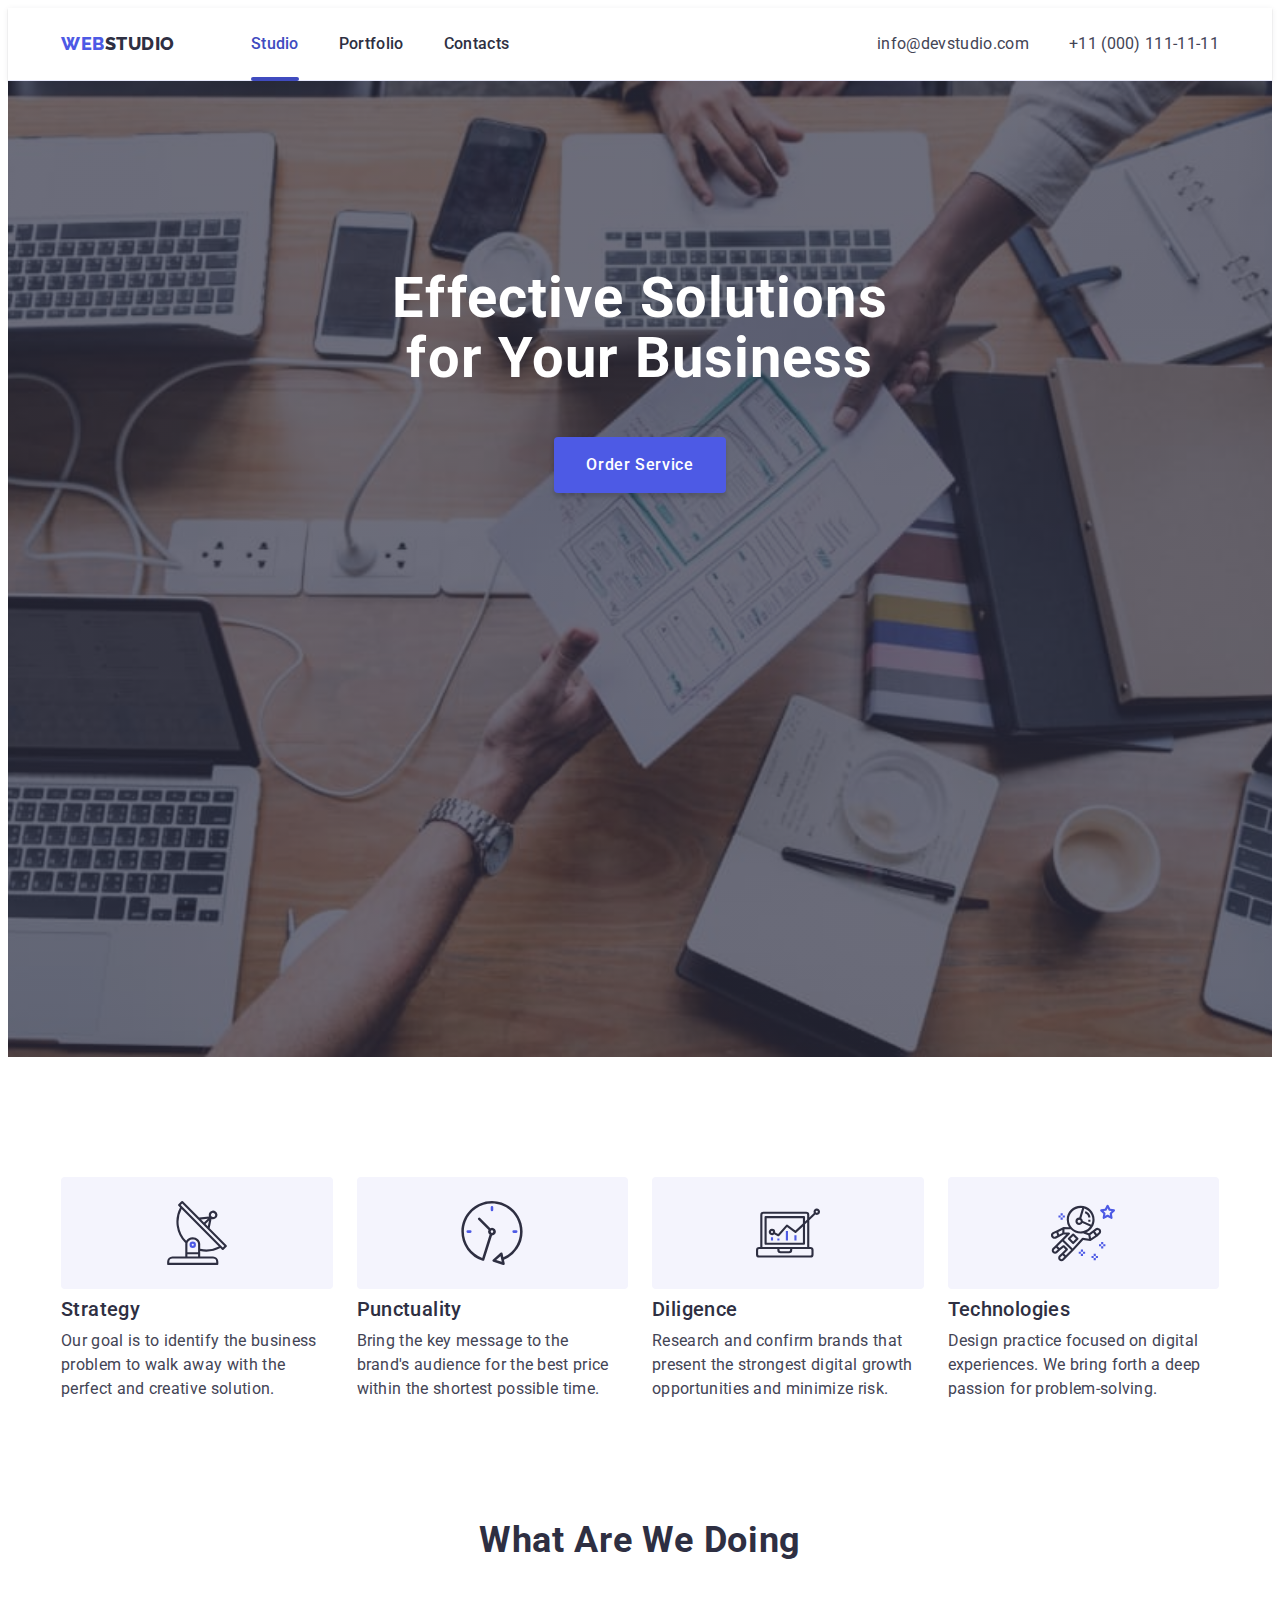
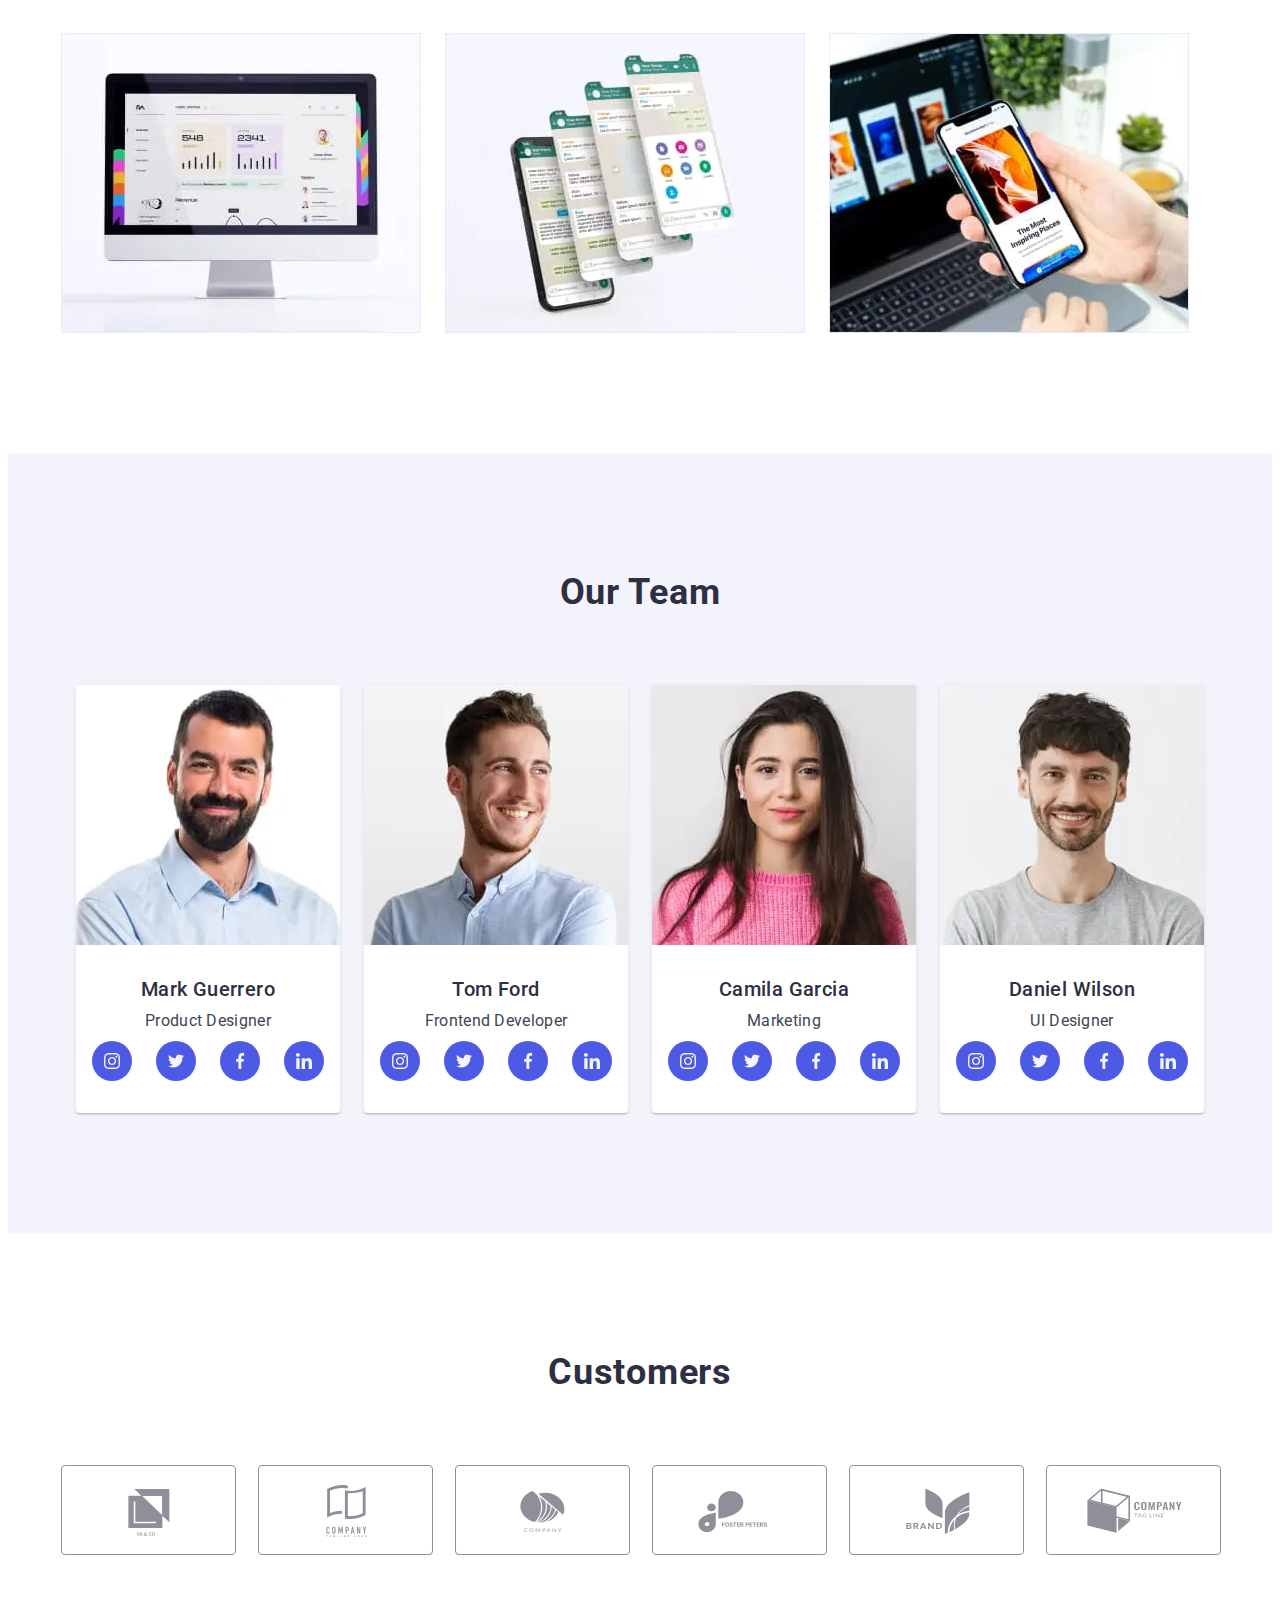
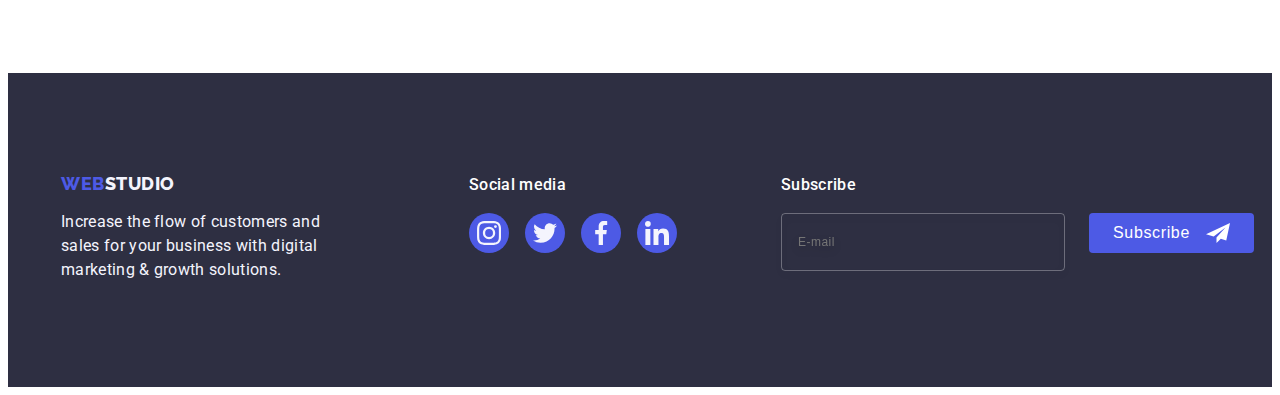
<file: index.html>
<!DOCTYPE html>
<html lang="en">
  <head>
    <meta charset="UTF-8" />
    <meta http-equiv="X-UA-Compatible" content="IE=edge" />
    <meta name="viewport" content="width=device-width, initial-scale=1.0" />
    <title>WebStudio</title>
    <link rel="preconnect" href="https://fonts.googleapis.com" />
    <link rel="preconnect" href="https://fonts.gstatic.com" crossorigin />
    <link
      href="https://fonts.googleapis.com/css2?family=Raleway:wght@800&family=Roboto:wght@400;500;700&display=swap"
      rel="stylesheet"
    />
    <link
      rel="stylesheet"
      href="https://cdnjs.cloudflare.com/ajax/libs/modern-normalize/2.0.0/modern-normalize.min.css"
      integrity="sha512-4xo8blKMVCiXpTaLzQSLSw3KFOVPWhm/TRtuPVc4WG6kUgjH6J03IBuG7JZPkcWMxJ5huwaBpOpnwYElP/m6wg=="
      crossorigin="anonymous"
      referrerpolicy="no-referrer"
    />
    <link rel="stylesheet" href="./css/styles.css" />
  </head>
  <body>
    <!-- Header -->

    <header class="header">
      <div class="container">
        <nav class="navigation">
          <a href="./index.html" class="link logo"
            >Web<span class="logo-part">Studio</span></a
          >
          <ul class="list nav">
            <li class="list-item">
              <a class="link nav-item current" href="./index.html">Studio</a>
            </li>
            <li class="list-item">
              <a class="link nav-item" href="./portfolio.html">Portfolio</a>
            </li>
            <li class="list-item">
              <a class="link nav-item" href="">Contacts</a>
            </li>
          </ul>
        </nav>
        <button type="button" class="burger-button js-open-menu">
          <svg width="32" height="22" class="burger-icon">
            <use href="./images/icons.svg#menu-burger"></use>
          </svg>
        </button>
        <address class="address">
          <ul class="list address">
            <li class="address-item">
              <a href="mailto:info@devstudio.com" class="link address"
                >info@devstudio.com</a
              >
            </li>
            <li class="address-item">
              <a href="tel:+110001111111" class="link address"
                >+11 (000) 111-11-11</a
              >
            </li>
          </ul>
        </address>
      </div>

      <!-- Mobile menu -->

      <div class="mob-menu js-menu-container">
        <div class="mob-menu-container">
          <button type="button" class="close-mob-menu-button js-close-menu">
            <svg class="close-mob-menu-icon" width="8" height="8">
              <use href="./images/icons.svg#close-modal"></use>
            </svg>
          </button>
          <ul class="list mob-list">
            <li class="mob-list-item">
              <a class="link mob-menu-item current" href="">Studio</a>
            </li>
            <li class="mob-list-item">
              <a class="link mob-menu-item" href="./portfolio.html"
                >Portfolio</a
              >
            </li>
            <li class="mob-list-item">
              <a class="link mob-menu-item" href="">Contacts</a>
            </li>
          </ul>
          <div class="mob-menu-wrapper">
            <address class="mob-menu-address">
              <ul class="list">
                <li>
                  <a
                    class="link mob-menu-address-item phone"
                    href="tel:+110001111111"
                    >+11 (000) 111-11-11</a
                  >
                </li>
                <li>
                  <a
                    class="link mob-menu-address-item email"
                    href="mailto:info@devstudio.com"
                    >info@devstudio.com</a
                  >
                </li>
              </ul>
            </address>
            <ul class="list list-social-links-mob">
              <li class="social-links-item">
                <a
                  class="link social-link"
                  href=""
                  target="_blank"
                  rel="noopener no-referrer"
                >
                  <svg class="mob-social-link-icon" width="24" height="24">
                    <use href="./images/icons.svg#instagram"></use>
                  </svg>
                </a>
              </li>
              <li class="social-links-item">
                <a
                  class="link mob-social-link"
                  href=""
                  target="_blank"
                  rel="noopener no-referrer"
                >
                  <svg class="mob-social-link-icon" width="24" height="24">
                    <use href="./images/icons.svg#twitter"></use>
                  </svg>
                </a>
              </li>
              <li class="social-links-item">
                <a
                  class="link social-link"
                  href=""
                  target="_blank"
                  rel="noopener no-referrer"
                >
                  <svg class="mob-social-link-icon" width="24" height="24">
                    <use href="./images/icons.svg#facebook"></use>
                  </svg>
                </a>
              </li>
              <li class="social-links-item">
                <a
                  class="link social-link"
                  href=""
                  target="_blank"
                  rel="noopener no-referrer"
                >
                  <svg class="mob-social-link-icon" width="24" height="24">
                    <use href="./images/icons.svg#linkedin"></use>
                  </svg>
                </a>
              </li>
            </ul>
          </div>
        </div>
      </div>
    </header>
    <main>
      <!-- Hero -->

      <section class="hero">
        <div class="container">
          <h1 class="hero-title">Effective Solutions for Your Business</h1>
          <button type="button" class="main-button" data-modal-open>
            Order Service
          </button>
        </div>
      </section>

      <!-- Advantages -->

      <section class="characteristics">
        <div class="container">
          <h2 class="visually-hidden">Advantages</h2>
          <ul class="list list-characteristics">
            <li class="characteristics-item">
              <div class="characteristics-icon">
                <svg width="64" height="64">
                  <use href="./images/icons.svg#antenna"></use>
                </svg>
              </div>
              <h3 class="advantages-title">Strategy</h3>
              <p class="advantages-description">
                Our goal is to identify the business problem to walk away with
                the perfect and creative solution.
              </p>
            </li>
            <li class="characteristics-item">
              <div class="characteristics-icon">
                <svg width="64" height="64">
                  <use href="./images/icons.svg#clock"></use>
                </svg>
              </div>
              <h3 class="advantages-title">Punctuality</h3>
              <p class="advantages-description">
                Bring the key message to the brand's audience for the best price
                within the shortest possible time.
              </p>
            </li>
            <li class="characteristics-item">
              <div class="characteristics-icon">
                <svg width="64" height="64">
                  <use href="./images/icons.svg#diagram"></use>
                </svg>
              </div>
              <h3 class="advantages-title">Diligence</h3>
              <p class="advantages-description">
                Research and confirm brands that present the strongest digital
                growth opportunities and minimize risk.
              </p>
            </li>
            <li class="characteristics-item">
              <div class="characteristics-icon">
                <svg width="64" height="64">
                  <use href="./images/icons.svg#astronaut"></use>
                </svg>
              </div>
              <h3 class="advantages-title">Technologies</h3>
              <p class="advantages-description">
                Design practice focused on digital experiences. We bring forth a
                deep passion for problem-solving.
              </p>
            </li>
          </ul>
        </div>
      </section>

      <!-- What are we doing -->

      <section class="activities">
        <div class="container">
          <h2 class="section-header">What are we doing</h2>
          <ul class="list list-activities">
            <li class="activities-item">
              <picture
                ><source
                  srcset="
                    ./images/main/wwad1@2x.webp 2x,
                    ./images/main/wwad1@1x.webp 1x
                  " />
                <source
                  srcset="
                    ./images/main/wwad1@2x.jpeg 2x,
                    ./images/main/wwad1@1x.jpg  1x
                  " />
                <img
                  src="./images/main/wwad1@1x.jpg"
                  alt="desktop site"
                  width="360"
                  height="300"
                  class="activities-pic"
              /></picture>
            </li>
            <li class="activities-item">
              <picture
                ><source
                  srcset="
                    ./images/main/wwad2@2x.webp 2x,
                    ./images/main/wwad2@1x.webp 1x
                  " />
                <source
                  srcset="
                    ./images/main/wwad2@2x.jpeg 2x,
                    ./images/main/wwad2@1x.jpg  1x
                  " />
                <img
                  src="./images/main/wwad2@1x.jpg"
                  alt="mobile app"
                  width="360"
                  height="300"
                  class="activities-pic"
              /></picture>
            </li>
            <li class="activities-item">
              <picture
                ><source
                  srcset="
                    ./images/main/wwad3@2x.webp 2x,
                    ./images/main/wwad3@1x.webp 1x
                  " />
                <source
                  srcset="
                    ./images/main/wwad3@2x.jpeg 2x,
                    ./images/main/wwad3@1x.jpg  1x
                  " />
                <img
                  src="./images/main/wwad3@1x.jpg"
                  alt="mobile site"
                  width="360"
                  height="300"
                  class="activities-pic"
              /></picture>
            </li>
          </ul>
        </div>
      </section>

      <!-- Our team -->

      <section class="team">
        <div class="container">
          <h2 class="section-header">Our Team</h2>
          <ul class="list list-team">
            <li class="employee-card">
              <picture>
                <source
                  srcset="
                    ./images/main/employee-mark@2x.webp 2x,
                    ./images/main/employee-mark@1x.webp 1x
                  "
                />
                <source
                  srcset="
                    ./images/main/employee-mark@2x.jpeg 2x,
                    ./images/main/employee-mark@1x.jpg  1x
                  "
                />
                <img
                  src="./images/main/employee-mark@1x.jpg"
                  alt="emloyee mark guerrero"
                  width="264"
                  height="260"
                  class="employee-photo"
                />
              </picture>
              <div class="employee-description">
                <h3 class="employee">Mark Guerrero</h3>
                <p class="possition">Product Designer</p>
                <ul class="list list-social-links">
                  <li class="social-links-item">
                    <a
                      class="link social-link"
                      href=""
                      target="_blank"
                      rel="noopener no-referrer"
                    >
                      <svg class="social-link-icon" width="16" height="16">
                        <use href="./images/icons.svg#instagram"></use>
                      </svg>
                    </a>
                  </li>
                  <li class="social-links-item">
                    <a
                      class="link social-link"
                      href=""
                      target="_blank"
                      rel="noopener no-referrer"
                    >
                      <svg class="social-link-icon" width="16" height="16">
                        <use href="./images/icons.svg#twitter"></use>
                      </svg>
                    </a>
                  </li>
                  <li class="social-links-item">
                    <a
                      class="link social-link"
                      href=""
                      target="_blank"
                      rel="noopener no-referrer"
                    >
                      <svg class="social-link-icon" width="16" height="16">
                        <use href="./images/icons.svg#facebook"></use>
                      </svg>
                    </a>
                  </li>
                  <li class="social-links-item">
                    <a
                      class="link social-link"
                      href=""
                      target="_blank"
                      rel="noopener no-referrer"
                    >
                      <svg class="social-link-icon" width="16" height="16">
                        <use href="./images/icons.svg#linkedin"></use>
                      </svg>
                    </a>
                  </li>
                </ul>
              </div>
            </li>
            <li class="employee-card">
              <picture>
                <source
                  srcset="
                    ./images/main/employee-tom@2x.webp 2x,
                    ./images/main/employee-tom@1x.webp 1x
                  "
                />
                <source
                  srcset="
                    ./images/main/employee-tom@2x.jpeg 2x,
                    ./images/main/employee-tom@1x.jpg  1x
                  "
                />
                <img
                  src="./images/main/employee-tom@1x.jpg"
                  alt="emloyee tom ford"
                  width="264"
                  height="260"
                  class="employee-photo"
                />
              </picture>
              <div class="employee-description">
                <h3 class="employee">Tom Ford</h3>
                <p class="possition">Frontend Developer</p>
                <ul class="list list-social-links">
                  <li class="social-links-item">
                    <a
                      class="link social-link"
                      href=""
                      target="_blank"
                      rel="noopener no-referrer"
                    >
                      <svg class="social-link-icon" width="16" height="16">
                        <use href="./images/icons.svg#instagram"></use>
                      </svg>
                    </a>
                  </li>
                  <li class="social-links-item">
                    <a
                      class="link social-link"
                      href=""
                      target="_blank"
                      rel="noopener no-referrer"
                    >
                      <svg class="social-link-icon" width="16" height="16">
                        <use href="./images/icons.svg#twitter"></use>
                      </svg>
                    </a>
                  </li>
                  <li class="social-links-item">
                    <a
                      class="link social-link"
                      href=""
                      target="_blank"
                      rel="noopener no-referrer"
                    >
                      <svg class="social-link-icon" width="16" height="16">
                        <use href="./images/icons.svg#facebook"></use>
                      </svg>
                    </a>
                  </li>
                  <li class="social-links-item">
                    <a
                      class="link social-link"
                      href=""
                      target="_blank"
                      rel="noopener no-referrer"
                    >
                      <svg class="social-link-icon" width="16" height="16">
                        <use href="./images/icons.svg#linkedin"></use>
                      </svg>
                    </a>
                  </li>
                </ul>
              </div>
            </li>
            <li class="employee-card">
              <picture>
                <source
                  srcset="
                    ./images/main/employee-camila@2x.webp 2x,
                    ./images/main/employee-camila@1x.webp 1x
                  "
                />
                <source
                  srcset="
                    ./images/main/employee-camila@2x.jpeg 2x,
                    ./images/main/employee-camila@1x.jpg  1x
                  "
                />
                <img
                  src="./images/main/employee-camila@1x.jpg"
                  alt="emloyee camila garcia"
                  width="264"
                  height="260"
                  class="employee-photo"
                />
              </picture>
              <div class="employee-description">
                <h3 class="employee">Camila Garcia</h3>
                <p class="possition">Marketing</p>
                <ul class="list list-social-links">
                  <li class="social-links-item">
                    <a
                      class="link social-link"
                      href=""
                      target="_blank"
                      rel="noopener no-referrer"
                    >
                      <svg class="social-link-icon" width="16" height="16">
                        <use href="./images/icons.svg#instagram"></use>
                      </svg>
                    </a>
                  </li>
                  <li class="social-links-item">
                    <a
                      class="link social-link"
                      href=""
                      target="_blank"
                      rel="noopener no-referrer"
                    >
                      <svg class="social-link-icon" width="16" height="16">
                        <use href="./images/icons.svg#twitter"></use>
                      </svg>
                    </a>
                  </li>
                  <li class="social-links-item">
                    <a
                      class="link social-link"
                      href=""
                      target="_blank"
                      rel="noopener no-referrer"
                    >
                      <svg class="social-link-icon" width="16" height="16">
                        <use href="./images/icons.svg#facebook"></use>
                      </svg>
                    </a>
                  </li>
                  <li class="social-links-item">
                    <a
                      class="link social-link"
                      href=""
                      target="_blank"
                      rel="noopener no-referrer"
                    >
                      <svg class="social-link-icon" width="16" height="16">
                        <use href="./images/icons.svg#linkedin"></use>
                      </svg>
                    </a>
                  </li>
                </ul>
              </div>
            </li>
            <li class="employee-card">
              <picture>
                <source
                  srcset="
                    ./images/main/employee-daniel@2x.webp 2x,
                    ./images/main/employee-daniel@1x.webp 1x
                  "
                />
                <source
                  srcset="
                    ./images/main/employee-daniel@2x.jpeg 2x,
                    ./images/main/employee-daniel@1x.jpg  1x
                  "
                />
                <img
                  src="./images/main/employee-daniel@1x.jpg"
                  alt="employee daniel wilson"
                  width="264"
                  height="260"
                  class="employee-photo"
                />
              </picture>
              <div class="employee-description">
                <h3 class="employee">Daniel Wilson</h3>
                <p class="possition">UI Designer</p>
                <ul class="list list-social-links">
                  <li class="social-links-item">
                    <a
                      class="link social-link"
                      href=""
                      target="_blank"
                      rel="noopener no-referrer"
                    >
                      <svg class="social-link-icon" width="16" height="16">
                        <use href="./images/icons.svg#instagram"></use>
                      </svg>
                    </a>
                  </li>
                  <li class="social-links-item">
                    <a
                      class="link social-link"
                      href=""
                      target="_blank"
                      rel="noopener no-referrer"
                    >
                      <svg class="social-link-icon" width="16" height="16">
                        <use href="./images/icons.svg#twitter"></use>
                      </svg>
                    </a>
                  </li>
                  <li class="social-links-item">
                    <a
                      class="link social-link"
                      href=""
                      target="_blank"
                      rel="noopener no-referrer"
                    >
                      <svg class="social-link-icon" width="16" height="16">
                        <use href="./images/icons.svg#facebook"></use>
                      </svg>
                    </a>
                  </li>
                  <li class="social-links-item">
                    <a
                      class="link social-link"
                      href=""
                      target="_blank"
                      rel="noopener no-referrer"
                    >
                      <svg class="social-link-icon" width="16" height="16">
                        <use href="./images/icons.svg#linkedin"></use>
                      </svg>
                    </a>
                  </li>
                </ul>
              </div>
            </li>
          </ul>
        </div>
      </section>

      <!-- Customers -->

      <section class="clients">
        <div class="container">
          <h2 class="section-header">Customers</h2>
          <ul class="list list-customers">
            <li class="customer-card">
              <a
                href=""
                class="link customer-link"
                target="_blank"
                rel="noopener no-referrer"
              >
                <svg class="customer-icon" width="104" height="56">
                  <use href="./images/icons.svg#partner-1"></use>
                </svg>
              </a>
            </li>
            <li class="customer-card">
              <a
                href=""
                class="link customer-link"
                target="_blank"
                rel="noopener no-referrer"
              >
                <svg class="customer-icon" width="104" height="56">
                  <use href="./images/icons.svg#partner-2"></use>
                </svg>
              </a>
            </li>
            <li class="customer-card">
              <a
                href=""
                class="link customer-link"
                target="_blank"
                rel="noopener no-referrer"
              >
                <svg class="customer-icon" width="104" height="56">
                  <use href="./images/icons.svg#partner-3"></use>
                </svg>
              </a>
            </li>
            <li class="customer-card">
              <a
                href=""
                class="link customer-link"
                target="_blank"
                rel="noopener no-referrer"
              >
                <svg class="customer-icon" width="104" height="56">
                  <use href="./images/icons.svg#partner-4"></use>
                </svg>
              </a>
            </li>
            <li class="customer-card">
              <a
                href=""
                class="link customer-link"
                target="_blank"
                rel="noopener no-referrer"
              >
                <svg class="customer-icon" width="104" height="56">
                  <use href="./images/icons.svg#partner-5"></use>
                </svg>
              </a>
            </li>
            <li class="customer-card">
              <a
                href=""
                class="link customer-link"
                target="_blank"
                rel="noopener no-referrer"
              >
                <svg class="customer-icon" width="104" height="56">
                  <use href="./images/icons.svg#partner-6"></use>
                </svg>
              </a>
            </li>
          </ul>
        </div>
      </section>
    </main>

    <!-- Footer -->

    <footer class="footer">
      <div class="container footer-container">
        <div class="footer-section-1">
          <a href="./index.html" class="link logo"
            >Web<span class="logo-part-bottom">Studio</span></a
          >
          <p class="footer-text">
            Increase the flow of customers and sales for your business with
            digital marketing & growth solutions.
          </p>
        </div>
        <div class="footer-section-2">
          <p class="footer-section-title">Social media</p>
          <ul class="list list-social-links">
            <li class="social-links-item">
              <a
                class="link social-link"
                href=""
                target="_blank"
                rel="noopener no-referrer"
              >
                <svg class="social-link-icon" width="24" height="24">
                  <use href="./images/icons.svg#instagram"></use>
                </svg>
              </a>
            </li>
            <li class="social-links-item">
              <a
                class="link social-link"
                href=""
                target="_blank"
                rel="noopener no-referrer"
              >
                <svg class="social-link-icon" width="24" height="24">
                  <use href="./images/icons.svg#twitter"></use>
                </svg>
              </a>
            </li>
            <li class="social-links-item">
              <a
                class="link social-link"
                href=""
                target="_blank"
                rel="noopener no-referrer"
              >
                <svg class="social-link-icon" width="24" height="24">
                  <use href="./images/icons.svg#facebook"></use>
                </svg>
              </a>
            </li>
            <li class="social-links-item">
              <a
                class="link social-link"
                href=""
                target="_blank"
                rel="noopener no-referrer"
              >
                <svg class="social-link-icon" width="24" height="24">
                  <use href="./images/icons.svg#linkedin"></use>
                </svg>
              </a>
            </li>
          </ul>
        </div>
        <div class="form-section">
          <p class="footer-section-title">Subscribe</p>
          <form class="subscribe-field">
            <label class="subscribe-label">
              <input
                class="email-input"
                type="email"
                placeholder="E-mail"
                name="user-email"
              />
            </label>
            <button type="submit" class="subscribe-button">
              Subscribe
              <svg class="subscribe-icon" width="24" height="24">
                <use href="./images/icons.svg#subscribe"></use>
              </svg>
            </button>
          </form>
        </div>
      </div>
    </footer>

    <!-- Modal -->

    <div class="backdrop is-hidden" data-modal>
      <div class="modal">
        <button type="button" class="close-modal-button" data-modal-close>
          <svg class="close-modal-icon" width="8" height="8">
            <use href="./images/icons.svg#close-modal"></use>
          </svg>
        </button>
        <p class="modal-title">Leave your contacts and we will call you back</p>

        <form>
          <div class="modal-field-wrap">
            <label class="label" for="user-name">Name</label>
            <div class="input-wrap">
              <input
                class="input-field"
                type="text"
                id="user-name"
                name="user-name"
              />
              <svg class="input-icon" width="18" height="24">
                <use href="./images/icons.svg#name"></use>
              </svg>
            </div>
          </div>

          <div class="modal-field-wrap">
            <label class="label" for="user-phone">Phone</label>
            <div class="input-wrap">
              <input
                class="input-field"
                type="text"
                id="user-phone"
                name="user-phone"
              />
              <svg class="input-icon" width="18" height="24">
                <use href="./images/icons.svg#phone"></use>
              </svg>
            </div>
          </div>

          <div class="modal-field-wrap">
            <label class="label" for="user-email">Email</label>
            <div class="input-wrap">
              <input
                class="input-field"
                type="text"
                id="user-email"
                name="user-email"
              />
              <svg class="input-icon" width="18" height="24">
                <use href="./images/icons.svg#email"></use>
              </svg>
            </div>
          </div>

          <div class="modal-comment-wrap">
            <label class="label" for="user-comment">Comment</label>
            <textarea
              class="comment"
              name="user-comment"
              id="user-comment"
              placeholder="Text input"
            ></textarea>
          </div>

          <div class="checkbox-wrap">
            <input
              class="checkbox visually-hidden"
              type="checkbox"
              id="user-privacy"
              value="true"
              name="user-privacy"
            />
            <label class="policy" for="user-privacy">
              <span class="policy-custom-field">
                <svg class="policy-icon" width="10" height="8">
                  <use href="./images/icons.svg#check"></use>
                </svg>
              </span>
              I accept the terms and conditions of the&nbsp;<a
                class="policy-link"
                href=""
                >Privacy Policy</a
              ></label
            >
          </div>
          <button class="submit-modal-button" type="submit">Send</button>
        </form>
      </div>
    </div>

    <script src="./js/modal.js"></script>
    <script src="./js/mobile-menu.js"></script>
  </body>
</html>
</file>
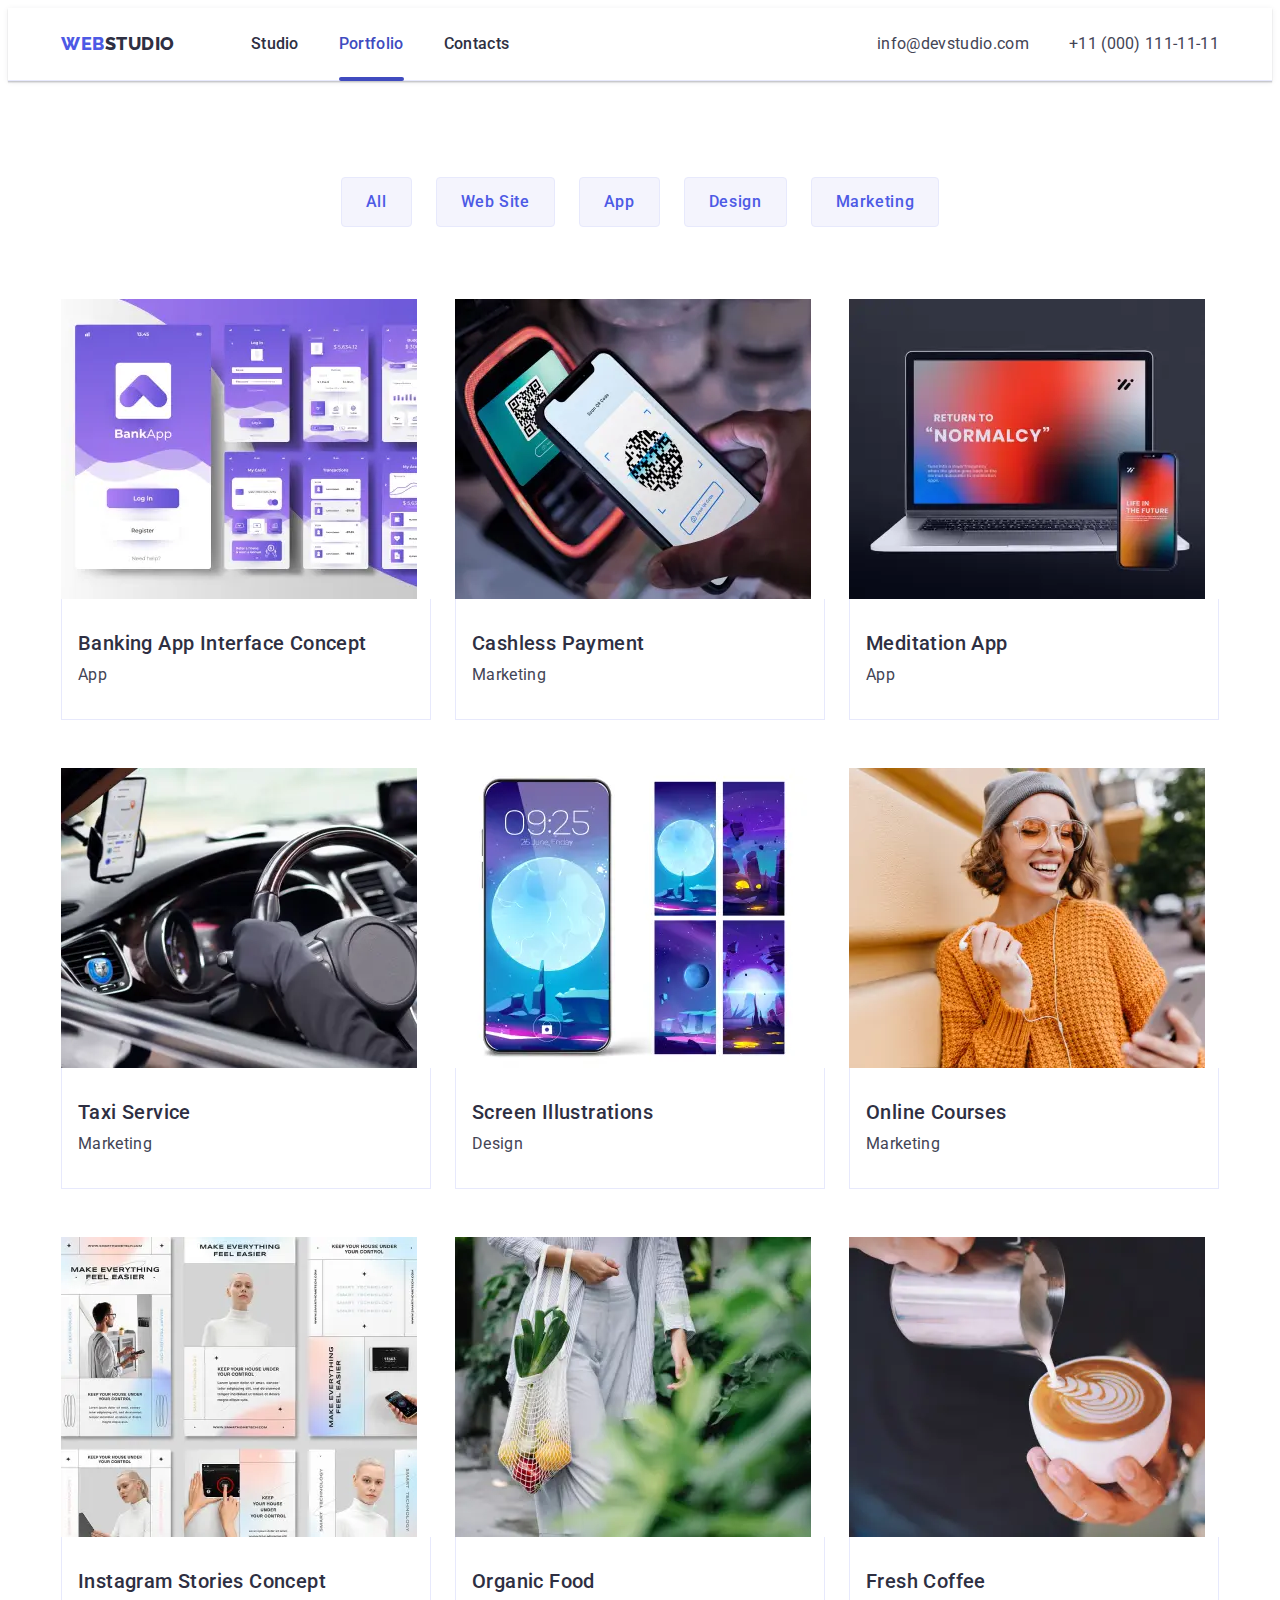
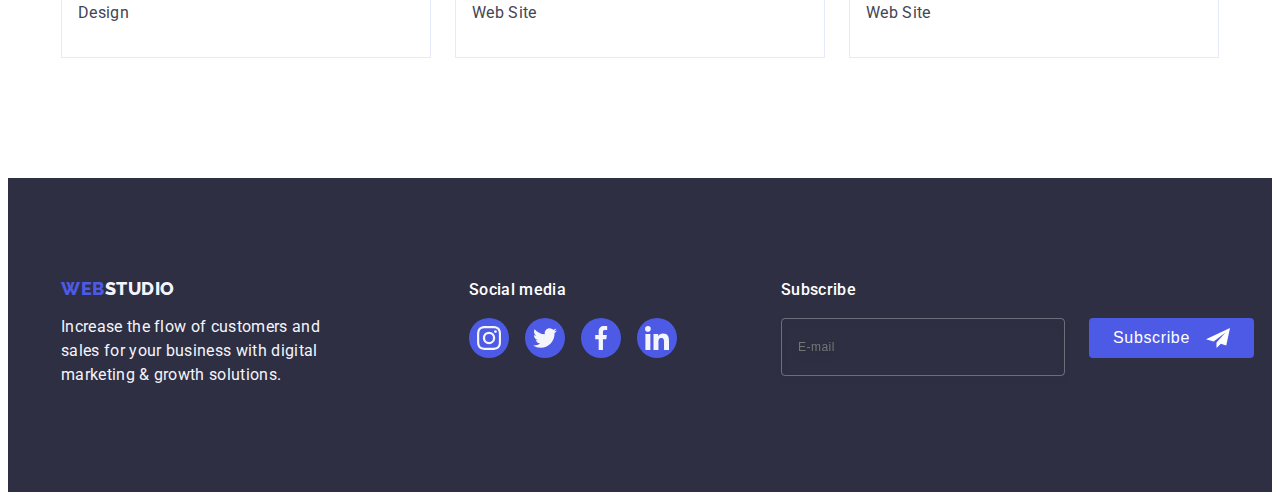
<file: portfolio.html>
<!DOCTYPE html>
<html lang="en">
  <head>
    <meta charset="UTF-8" />
    <meta http-equiv="X-UA-Compatible" content="IE=edge" />
    <meta name="viewport" content="width=device-width, initial-scale=1.0" />
    <title>WebStudio</title>
    <link rel="preconnect" href="https://fonts.googleapis.com" />
    <link rel="preconnect" href="https://fonts.gstatic.com" crossorigin />
    <link
      href="https://fonts.googleapis.com/css2?family=Raleway:wght@800&family=Roboto:wght@400;500;700&display=swap"
      rel="stylesheet"
    />
    <link
      rel="stylesheet"
      href="https://cdnjs.cloudflare.com/ajax/libs/modern-normalize/2.0.0/modern-normalize.min.css"
      integrity="sha512-4xo8blKMVCiXpTaLzQSLSw3KFOVPWhm/TRtuPVc4WG6kUgjH6J03IBuG7JZPkcWMxJ5huwaBpOpnwYElP/m6wg=="
      crossorigin="anonymous"
      referrerpolicy="no-referrer"
    />
    <link rel="stylesheet" href="./css/styles.css" />
  </head>
  <body>
    <header class="header">
      <div class="container">
        <nav class="navigation">
          <a href="./index.html" class="link logo"
            >Web<span class="logo-part">Studio</span></a
          >
          <ul class="list nav">
            <li class="list-item">
              <a class="link nav-item" href="./index.html">Studio</a>
            </li>
            <li class="list-item">
              <a class="link nav-item current" href="./portfolio.html"
                >Portfolio</a
              >
            </li>
            <li class="list-item">
              <a class="link nav-item" href="">Contacts</a>
            </li>
          </ul>
        </nav>
        <button type="button" class="burger-button js-open-menu">
          <svg width="32" height="22" class="burger-icon">
            <use href="./images/icons.svg#menu-burger"></use>
          </svg>
        </button>
        <address class="address">
          <ul class="list address">
            <li class="address-item">
              <a href="mailto:info@devstudio.com" class="link address"
                >info@devstudio.com</a
              >
            </li>
            <li class="address-item">
              <a href="tel:+110001111111" class="link address"
                >+11 (000) 111-11-11</a
              >
            </li>
          </ul>
        </address>
      </div>

      <!-- Mobile menu -->

      <div class="mob-menu js-menu-container">
        <div class="mob-menu-container">
          <button type="button" class="close-mob-menu-button js-close-menu">
            <svg class="close-mob-menu-icon" width="8" height="8">
              <use href="./images/icons.svg#close-modal"></use>
            </svg>
          </button>
          <ul class="list mob-list">
            <li class="mob-list-item">
              <a class="link mob-menu-item" href="./index.html">Studio</a>
            </li>
            <li class="mob-list-item">
              <a class="link mob-menu-item current" href="">Portfolio</a>
            </li>
            <li class="mob-list-item">
              <a class="link mob-menu-item" href="">Contacts</a>
            </li>
          </ul>
         <div class="mob-menu-wrapper">
           <address class="mob-menu-address">
             <ul class="list">
               <li>
                 <a class="link mob-menu-address-item phone" href="tel:+110001111111"
                   >+11 (000) 111-11-11</a
                 >
               </li>
               <li>
                 <a
                   class="link mob-menu-address-item email"
                   href="mailto:info@devstudio.com"
                   >info@devstudio.com</a
                 >
               </li>
             </ul>
           </address>
           <ul class="list list-social-links">
             <li class="social-links-item">
               <a
                 class="link social-link"
                 href=""
                 target="_blank"
                 rel="noopener no-referrer"
               >
                 <svg class="mob-social-link-icon" width="24" height="24">
                   <use href="./images/icons.svg#instagram"></use>
                 </svg>
               </a>
             </li>
             <li class="social-links-item">
               <a
                 class="link mob-social-link"
                 href=""
                 target="_blank"
                 rel="noopener no-referrer"
               >
                 <svg class="mob-social-link-icon" width="24" height="24">
                   <use href="./images/icons.svg#twitter"></use>
                 </svg>
               </a>
             </li>
             <li class="social-links-item">
               <a
                 class="link social-link"
                 href=""
                 target="_blank"
                 rel="noopener no-referrer"
               >
                 <svg class="mob-social-link-icon" width="24" height="24">
                   <use href="./images/icons.svg#facebook"></use>
                 </svg>
               </a>
             </li>
             <li class="social-links-item">
               <a
                 class="link social-link"
                 href=""
                 target="_blank"
                 rel="noopener no-referrer"
               >
                 <svg class="mob-social-link-icon" width="24" height="24">
                   <use href="./images/icons.svg#linkedin"></use>
                 </svg>
               </a>
             </li>
           </ul>
         </div>
        </div>
      </div>
    </header>

    <main>

      <!-- Portfolio filter -->

      <section class="portfolio-section">
        <div class="container portfolio">
          <h1 class="visually-hidden">Portfolio</h1>
          <ul class="filter list">
            <li><button type="button" class="portfolio-button">All</button></li>
            <li>
              <button type="button" class="portfolio-button">Web Site</button>
            </li>
            <li><button type="button" class="portfolio-button">App</button></li>
            <li>
              <button type="button" class="portfolio-button">Design</button>
            </li>
            <li>
              <button type="button" class="portfolio-button">Marketing</button>
            </li>
          </ul>

          <!-- Portfolio gallery -->

          <ul class="list portfolio">
            <li class="card">
              <a href="" class="link portfolio-link"
                ><div class="portfolio-img-wrapper">
                  <picture
                  ><source
                    srcset="
                      ./images/portfolio/1-desk-2x.webp 2x,
                      ./images/portfolio/1-desk-1x.webp 1x
                    " 
                    media="(min-width: 1440px)"/> 
                    <source
                    srcset="
                      ./images/portfolio/1-desk-2x.jpeg 2x,
                      ./images/portfolio/1-desk-1x.jpeg 1x
                    " 
                    media="(min-width: 1440px)"/>
                    <source
                    srcset="
                      ./images/portfolio/1-tab-2x.webp 2x,
                      ./images/portfolio/1-tab-1x.webp 1x
                    " 
                    media="(min-width: 768px)"/> 
                    <source
                    srcset="
                      ./images/portfolio/1-tab-2x.jpeg 2x,
                      ./images/portfolio/1-tab-1x.jpeg 1x
                    " 
                    media="(min-width: 768px)"/>
                    <source
                    srcset="
                      ./images/portfolio/1-mob-2x.webp 2x,
                      ./images/portfolio/1-mob-1x.webp 1x
                    " 
                    media="(max-width: 767px)"> 
                    <source
                    srcset="
                      ./images/portfolio/1-mob-2x.jpeg 2x,
                      ./images/portfolio/1-mob-1x.jpeg 1x
                    " 
                    media="(man-width: 767px)"/>
                  <img
                    src="./images/portfolio/1-desk-1x.jpeg"
                    alt="mobile site"
                    class="activities-pic"
                /></picture>
                  <p class="overlay">
                    14 Stylish and User-Friendly App Design Concepts · Task
                    Manager App · Calorie Tracker App · Exotic Fruit Ecommerce
                    App · Cloud Storage App
                  </p>
                </div>
                <div class="card-descr">
                  <h2 class="cart-title">Banking App Interface Concept</h2>
                  <p class="card-text">App</p>
                </div></a
              >
            </li>
            <li class="card">
              <a href="" class="link portfolio-link"
                ><div class="portfolio-img-wrapper">
                  <picture
                  ><source
                    srcset="
                      ./images/portfolio/2-desk-2x.webp 2x,
                      ./images/portfolio/2-desk-1x.webp 1x
                    " 
                    media="(min-width: 1440px)"/> 
                    <source
                    srcset="
                      ./images/portfolio/2-desk-2x.jpeg 2x,
                      ./images/portfolio/2-desk-1x.jpeg 1x
                    " 
                    media="(min-width: 1440px)"/>
                    <source
                    srcset="
                      ./images/portfolio/2-tab-2x.webp 2x,
                      ./images/portfolio/2-tab-1x.webp 1x
                    " 
                    media="(min-width: 768px)"/> 
                    <source
                    srcset="
                      ./images/portfolio/2-tab-2x.jpeg 2x,
                      ./images/portfolio/2-tab-1x.jpeg 1x
                    " 
                    media="(min-width: 768px)"/>
                    <source
                    srcset="
                      ./images/portfolio/2-mob-2x.webp 2x,
                      ./images/portfolio/2-mob-1x.webp 1x
                    " 
                    media="(max-width: 767px)"/> 
                    <source
                    srcset="
                      ./images/portfolio/2-mob-2x.jpeg 2x,
                      ./images/portfolio/2-mob-1x.jpeg 1x
                    " 
                    media="(man-width: 767px)"/>
                  <img
                    src="./images/portfolio/2-desk-1x.jpeg"
                    alt="mobile site"
                    class="activities-pic"
                /></picture>
                  <p class="overlay">
                    14 Stylish and User-Friendly App Design Concepts · Task
                    Manager App · Calorie Tracker App · Exotic Fruit Ecommerce
                    App · Cloud Storage App
                  </p>
                </div>
                <div class="card-descr">
                  <h2 class="cart-title">Cashless Payment</h2>
                  <p class="card-text">Marketing</p>
                </div>
              </a>
            </li>
            <li class="card">
              <a href="" class="link portfolio-link"
                ><div class="portfolio-img-wrapper">
                  <picture
                  ><source
                    srcset="
                      ./images/portfolio/3-desk-2x.webp 2x,
                      ./images/portfolio/3-desk-1x.webp 1x
                    " 
                    media="(min-width: 1440px)"/> 
                    <source
                    srcset="
                      ./images/portfolio/3-desk-2x.jpeg 2x,
                      ./images/portfolio/3-desk-1x.jpeg 1x
                    " 
                    media="(min-width: 1440px)"/>
                    <source
                    srcset="
                      ./images/portfolio/3-tab-2x.webp 2x,
                      ./images/portfolio/3-tab-1x.webp 1x
                    " 
                    media="(min-width: 768px)"/> 
                    <source
                    srcset="
                      ./images/portfolio/3-tab-2x.jpeg 2x,
                      ./images/portfolio/3-tab-1x.jpeg 1x
                    " 
                    media="(min-width: 768px)"/>
                    <source
                    srcset="
                      ./images/portfolio/3-mob-2x.webp 2x,
                      ./images/portfolio/3-mob-1x.webp 1x
                    " 
                    media="(max-width: 767px)"/> 
                    <source
                    srcset="
                      ./images/portfolio/3-mob-2x.jpeg 2x,
                      ./images/portfolio/3-mob-1x.jpeg 1x
                    " 
                    media="(man-width: 767px)"/>
                  <img
                    src="./images/portfolio/3-desk-1x.jpeg"
                    alt="mobile site"
                    class="activities-pic"
                /></picture>
                  <p class="overlay">
                    14 Stylish and User-Friendly App Design Concepts · Task
                    Manager App · Calorie Tracker App · Exotic Fruit Ecommerce
                    App · Cloud Storage App
                  </p>
                </div>

                <div class="card-descr">
                  <h2 class="cart-title">Meditation App</h2>
                  <p class="card-text">App</p>
                </div>
              </a>
            </li>
            <li class="card">
              <a href="" class="link portfolio-link"
                ><div class="portfolio-img-wrapper">
                  <picture
                  ><source
                    srcset="
                      ./images/portfolio/4-desk-2x.webp 2x,
                      ./images/portfolio/4-desk-1x.webp 1x
                    " 
                    media="(min-width: 1440px)"/> 
                    <source
                    srcset="
                      ./images/portfolio/4-desk-2x.jpeg 2x,
                      ./images/portfolio/4-desk-1x.jpeg 1x
                    " 
                    media="(min-width: 1440px)"/>
                    <source
                    srcset="
                      ./images/portfolio/4-tab-2x.webp 2x,
                      ./images/portfolio/4-tab-1x.webp 1x
                    " 
                    media="(min-width: 768px)"/> 
                    <source
                    srcset="
                      ./images/portfolio/4-tab-2x.jpeg 2x,
                      ./images/portfolio/4-tab-1x.jpeg 1x
                    " 
                    media="(min-width: 768px)"/>
                    <source
                    srcset="
                      ./images/portfolio/4-mob-2x.webp 2x,
                      ./images/portfolio/4-mob-1x.webp 1x
                    " 
                    media="(max-width: 767px)"/> 
                    <source
                    srcset="
                      ./images/portfolio/4-mob-2x.jpeg 2x,
                      ./images/portfolio/4-mob-1x.jpeg 1x
                    " 
                    media="(man-width: 767px)"/>
                  <img
                    src="./images/portfolio/4-desk-1x.jpeg"
                    alt="mobile site"
                    class="activities-pic"
                /></picture>
                  <p class="overlay">
                    14 Stylish and User-Friendly App Design Concepts · Task
                    Manager App · Calorie Tracker App · Exotic Fruit Ecommerce
                    App · Cloud Storage App
                  </p>
                </div>

                <div class="card-descr">
                  <h2 class="cart-title">Taxi Service</h2>
                  <p class="card-text">Marketing</p>
                </div>
              </a>
            </li>
            <li class="card">
              <a href="" class="link portfolio-link"
                ><div class="portfolio-img-wrapper">
                  <picture
                  ><source
                    srcset="
                      ./images/portfolio/5-desk-2x.webp 2x,
                      ./images/portfolio/5-desk-1x.webp 1x
                    " 
                    media="(min-width: 1440px)"/> 
                    <source
                    srcset="
                      ./images/portfolio/5-desk-2x.jpeg 2x,
                      ./images/portfolio/5-desk-1x.jpeg 1x
                    " 
                    media="(min-width: 1440px)"/>
                    <source
                    srcset="
                      ./images/portfolio/5-tab-2x.webp 2x,
                      ./images/portfolio/5-tab-1x.webp 1x
                    " 
                    media="(min-width: 768px)"/> 
                    <source
                    srcset="
                      ./images/portfolio/5-tab-2x.jpeg 2x,
                      ./images/portfolio/5-tab-1x.jpeg 1x
                    " 
                    media="(min-width: 768px)"/>
                    <source
                    srcset="
                      ./images/portfolio/5-mob-2x.webp 2x,
                      ./images/portfolio/5-mob-1x.webp 1x
                    " 
                    media="(max-width: 767px)"/> 
                    <source
                    srcset="
                      ./images/portfolio/5-mob-2x.jpeg 2x,
                      ./images/portfolio/5-mob-1x.jpeg 1x
                    " 
                    media="(man-width: 767px)"/>
                  <img
                    src="./images/portfolio/5-desk-1x.jpeg"
                    alt="mobile site"
                    class="activities-pic"
                /></picture>
                  <p class="overlay">
                    14 Stylish and User-Friendly App Design Concepts · Task
                    Manager App · Calorie Tracker App · Exotic Fruit Ecommerce
                    App · Cloud Storage App
                  </p>
                </div>

                <div class="card-descr">
                  <h2 class="cart-title">Screen Illustrations</h2>
                  <p class="card-text">Design</p>
                </div>
              </a>
            </li>
            <li class="card">
              <a href="" class="link portfolio-link"
                ><div class="portfolio-img-wrapper">
                  <picture
                  ><source
                    srcset="
                      ./images/portfolio/6-desk-2x.webp 2x,
                      ./images/portfolio/6-desk-1x.webp 1x
                    " 
                    media="(min-width: 1440px)"/> 
                    <source
                    srcset="
                      ./images/portfolio/6-desk-2x.jpeg 2x,
                      ./images/portfolio/6-desk-1x.jpeg 1x
                    " 
                    media="(min-width: 1440px)"/>
                    <source
                    srcset="
                      ./images/portfolio/6-tab-2x.webp 2x,
                      ./images/portfolio/6-tab-1x.webp 1x
                    " 
                    media="(min-width: 768px)"/> 
                    <source
                    srcset="
                      ./images/portfolio/6-tab-2x.jpeg 2x,
                      ./images/portfolio/6-tab-1x.jpeg 1x
                    " 
                    media="(min-width: 768px)"/>
                    <source
                    srcset="
                      ./images/portfolio/6-mob-2x.webp 2x,
                      ./images/portfolio/6-mob-1x.webp 1x
                    " 
                    media="(max-width: 767px)"/> 
                    <source
                    srcset="
                      ./images/portfolio/6-mob-2x.jpeg 2x,
                      ./images/portfolio/6-mob-1x.jpeg 1x
                    " 
                    media="(man-width: 767px)"/>
                  <img
                    src="./images/portfolio/6-desk-1x.jpeg"
                    alt="mobile site"
                    class="activities-pic"
                /></picture>
                  <p class="overlay">
                    14 Stylish and User-Friendly App Design Concepts · Task
                    Manager App · Calorie Tracker App · Exotic Fruit Ecommerce
                    App · Cloud Storage App
                  </p>
                </div>

                <div class="card-descr">
                  <h2 class="cart-title">Online Courses</h2>
                  <p class="card-text">Marketing</p>
                </div>
              </a>
            </li>
            <li class="card">
              <a href="" class="link portfolio-link"
                ><div class="portfolio-img-wrapper">
                  <picture
                  ><source
                    srcset="
                      ./images/portfolio/7-desk-2x.webp 2x,
                      ./images/portfolio/7-desk-1x.webp 1x
                    " 
                    media="(min-width: 1440px)"/> 
                    <source
                    srcset="
                      ./images/portfolio/7-desk-2x.jpeg 2x,
                      ./images/portfolio/7-desk-1x.jpeg 1x
                    " 
                    media="(min-width: 1440px)"/>
                    <source
                    srcset="
                      ./images/portfolio/7-tab-2x.webp 2x,
                      ./images/portfolio/7-tab-1x.webp 1x
                    " 
                    media="(min-width: 768px)"/> 
                    <source
                    srcset="
                      ./images/portfolio/7-tab-2x.jpeg 2x,
                      ./images/portfolio/7-tab-1x.jpeg 1x
                    " 
                    media="(min-width: 768px)"/>
                    <source
                    srcset="
                      ./images/portfolio/7-mob-2x.webp 2x,
                      ./images/portfolio/7-mob-1x.webp 1x
                    " 
                    media="(max-width: 767px)"/> 
                    <source
                    srcset="
                      ./images/portfolio/7-mob-2x.jpeg 2x,
                      ./images/portfolio/7-mob-1x.jpeg 1x
                    " 
                    media="(man-width: 767px)"/>
                  <img
                    src="./images/portfolio/7-desk-1x.jpeg"
                    alt="mobile site"
                    class="activities-pic"
                /></picture>
                  <p class="overlay">
                    14 Stylish and User-Friendly App Design Concepts · Task
                    Manager App · Calorie Tracker App · Exotic Fruit Ecommerce
                    App · Cloud Storage App
                  </p>
                </div>

                <div class="card-descr">
                  <h2 class="cart-title">Instagram Stories Concept</h2>
                  <p class="card-text">Design</p>
                </div>
              </a>
            </li>
            <li class="card">
              <a href="" class="link portfolio-link"
                ><div class="portfolio-img-wrapper">
                  <picture
                  ><source
                    srcset="
                      ./images/portfolio/8-desk-2x.webp 2x,
                      ./images/portfolio/8-desk-1x.webp 1x
                    " 
                    media="(min-width: 1440px)"/> 
                    <source
                    srcset="
                      ./images/portfolio/8-desk-2x.jpeg 2x,
                      ./images/portfolio/8-desk-1x.jpeg 1x
                    " 
                    media="(min-width: 1440px)"/>
                    <source
                    srcset="
                      ./images/portfolio/8-tab-2x.webp 2x,
                      ./images/portfolio/8-tab-1x.webp 1x
                    " 
                    media="(min-width: 768px)"/> 
                    <source
                    srcset="
                      ./images/portfolio/8-tab-2x.jpeg 2x,
                      ./images/portfolio/8-tab-1x.jpeg 1x
                    " 
                    media="(min-width: 768px)"/>
                    <source
                    srcset="
                      ./images/portfolio/8-mob-2x.webp 2x,
                      ./images/portfolio/8-mob-1x.webp 1x
                    " 
                    media="(max-width: 767px)"/> 
                    <source
                    srcset="
                      ./images/portfolio/8-mob-2x.jpeg 2x,
                      ./images/portfolio/8-mob-1x.jpeg 1x
                    " 
                    media="(man-width: 767px)"/>
                  <img
                    src="./images/portfolio/8-desk-1x.jpeg"
                    alt="mobile site"
                    class="activities-pic"
                /></picture>
                  <p class="overlay">
                    14 Stylish and User-Friendly App Design Concepts · Task
                    Manager App · Calorie Tracker App · Exotic Fruit Ecommerce
                    App · Cloud Storage App
                  </p>
                </div>

                <div class="card-descr">
                  <h2 class="cart-title">Organic Food</h2>
                  <p class="card-text">Web Site</p>
                </div>
              </a>
            </li>
            <li class="card">
              <a href="" class="link portfolio-link"
                ><div class="portfolio-img-wrapper">
                  <picture
                  ><source
                    srcset="
                      ./images/portfolio/9-desk-2x.webp 2x,
                      ./images/portfolio/9-desk-1x.webp 1x
                    " 
                    media="(min-width: 1440px)"/> 
                    <source
                    srcset="
                      ./images/portfolio/9-desk-2x.jpeg 2x,
                      ./images/portfolio/9-desk-1x.jpeg 1x
                    " 
                    media="(min-width: 1440px)"/>
                    <source
                    srcset="
                      ./images/portfolio/9-tab-2x.webp 2x,
                      ./images/portfolio/9-tab-1x.webp 1x
                    " 
                    media="(min-width: 768px)"/> 
                    <source
                    srcset="
                      ./images/portfolio/9-tab-2x.jpeg 2x,
                      ./images/portfolio/9-tab-1x.jpeg 1x
                    " 
                    media="(min-width: 768px)"/>
                    <source
                    srcset="
                      ./images/portfolio/9-mob-2x.webp 2x,
                      ./images/portfolio/9-mob-1x.webp 1x
                    " 
                    media="(max-width: 767px)"/> 
                    <source
                    srcset="
                      ./images/portfolio/9-mob-2x.jpeg 2x,
                      ./images/portfolio/9-mob-1x.jpeg 1x
                    " 
                    media="(man-width: 767px)"/>
                  <img
                    src="./images/portfolio/9-desk-1x.jpeg"
                    alt="mobile site"
                    class="activities-pic"
                /></picture>
                  <p class="overlay">
                    14 Stylish and User-Friendly App Design Concepts · Task
                    Manager App · Calorie Tracker App · Exotic Fruit Ecommerce
                    App · Cloud Storage App
                  </p>
                </div>
                <div class="card-descr">
                  <h2 class="cart-title">Fresh Coffee</h2>
                  <p class="card-text">Web Site</p>
                </div>
              </a>
            </li>
          </ul>
        </div>
      </section>
    </main>

    <!-- Footer -->

    <footer class="footer">
      <div class="container footer-container">
        <div class="footer-section-1">
          <a href="./index.html" class="link logo"
            >Web<span class="logo-part-bottom">Studio</span></a
          >
          <p class="footer-text">
            Increase the flow of customers and sales for your business with
            digital marketing & growth solutions.
          </p>
        </div>
        <div class="footer-section-2">
          <p class="footer-section-title">Social media</p>
          <ul class="list list-social-links">
            <li class="social-links-item">
              <a
                class="link social-link"
                href=""
                target="_blank"
                rel="noopener no-referrer"
              >
                <svg class="social-link-icon" width="24" height="24">
                  <use href="./images/icons.svg#instagram"></use>
                </svg>
              </a>
            </li>
            <li class="social-links-item">
              <a
                class="link social-link"
                href=""
                target="_blank"
                rel="noopener no-referrer"
              >
                <svg class="social-link-icon" width="24" height="24">
                  <use href="./images/icons.svg#twitter"></use>
                </svg>
              </a>
            </li>
            <li class="social-links-item">
              <a
                class="link social-link"
                href=""
                target="_blank"
                rel="noopener no-referrer"
              >
                <svg class="social-link-icon" width="24" height="24">
                  <use href="./images/icons.svg#facebook"></use>
                </svg>
              </a>
            </li>
            <li class="social-links-item">
              <a
                class="link social-link"
                href=""
                target="_blank"
                rel="noopener no-referrer"
              >
                <svg class="social-link-icon" width="24" height="24">
                  <use href="./images/icons.svg#linkedin"></use>
                </svg>
              </a>
            </li>
          </ul>
        </div>
        <div class="form-section">
          <p class="footer-section-title">Subscribe</p>
          <form class="subscribe-field">
            <label class="subscribe-label">
              <input
                class="email-input"
                type="email"
                placeholder="E-mail"
                name="user-email"
              />
            </label>
            <button type="submit" class="subscribe-button">
              Subscribe
              <svg class="subscribe-icon" width="24" height="24">
                <use href="./images/icons.svg#subscribe"></use>
              </svg>
            </button>
          </form>
        </div>
      </div>
    </footer>
    <script src="./js/mobile-menu.js"></script>
  </body>
</html>
</file>
<file: css/styles.css>
:root {
    --accent-color: #4d5ae5;
    --dark-background-color: #2e2f42;
    --main-background-color: #ffffff;
    --light-background-color: #f4f4fd;
    --light-accent-color: #e7e9fc;
    --text-color: #434455;
    --active: #404bbf;
    --customers-color: #8e8f99;
    --footer-active-color: #31d0aa;
    --modal-background-color: #fcfcfc;
    --transition: 250ms cubic-bezier(0.4, 0, 0.2, 1);
}

body {
    background-color: var(--main-background-color);
    font-family: Roboto, sans-serif;
    color: var(--text-color);
}

.link {
    text-decoration: none;
}

.list {
    list-style: none;
}

p,
h1,
h2,
h3,
h4,
h5,
h6,
ul,
ol {
    margin: 0;
    padding: 0;
}

img {
    display: block;
}

.container {
    width: 100%;
    padding-left: 16px;
    padding-right: 16px;
}

@media screen and (min-width: 428px) {
    .container {
        width: 428px;
        margin: 0 auto;
    }
}

@media screen and (min-width: 768px) {
    .container {
        width: 768px;
    }
}

@media screen and (min-width: 1158px) {
    .container {
        width: 1158px;
        padding-left: 15px;
        padding-right: 15px;
    }
}

/* Header */

.header {
    border-bottom: 1px solid var(--light-accent-color);
    box-shadow: 0px 1px 6px 0px rgba(46, 47, 66, 0.08),
        0px 1px 1px 0px rgba(46, 47, 66, 0.16),
        0px 2px 1px 0px rgba(46, 47, 66, 0.08);
}

.header>.container {
    display: flex;
    align-items: center;
}

.logo {
    font-family: "Raleway", sans-serif;
    text-decoration: none;
    font-weight: 800;
    font-size: 18px;
    line-height: 1.17;
    letter-spacing: 0.03em;
    text-transform: uppercase;
    color: var(--accent-color);
}

.logo .logo-part {
    color: var(--dark-background-color);
}

@media screen and (max-width: 767px) {
    .header>.container {
        padding-top: 24px;
        padding-bottom: 24px;
        display: flex;
        align-items: center;
        justify-content: space-between;
    }

    .list.nav {
        display: none;
    }

    .address {
        display: none;
    }

    .burger-button {
        border: none;
        padding: 0px;
        display: block;
        height: 22px;
        background-color: transparent;
    }

    .burger-icon {
        stroke: var(--dark-background-color);
        transition: stroke var(--transition);
    }

    .burger-button:hover .burger-icon,
    .burger-button:hover .burger-icon {
        stroke: var(--active)
    }
}

@media screen and (min-width: 768px) {
    .burger-button {
        display: none;
    }

    .logo {
        margin-right: 120px;
    }

    .navigation {
        display: flex;
        align-items: center;
        margin-right: 120px;
    }

    .nav-item {
        position: relative;
        padding-top: 24px;
        padding-bottom: 24px;
        display: block;
        font-weight: 500;
        font-size: 16px;
        line-height: 1.5;
        letter-spacing: 0.02em;
        text-transform: capitalize;
        color: var(--dark-background-color);
        transition: color var(--transition);
    }

    .current::after {
        content: " ";
        position: absolute;
        bottom: -1px;
        left: 0;

        display: block;
        width: 100%;
        height: 4px;

        border-radius: 2px;
        background-color: var(--active);
    }

    .nav-item.current,
    .nav-item:hover,
    .nav-item:focus {
        color: var(--active);
    }

    .list.nav {
        display: flex;
    }

    .list-item:not(:last-child) {
        margin-right: 40px;
    }

    .address.link {
        font-size: 12px;
        font-style: normal;
        line-height: 1.16px;
        letter-spacing: 0.02em;
        color: var(--text-color);
        transition: color var(--transition);
    }

    .address-item:first-child {
        margin-bottom: 12px;
    }

    .address.link:hover,
    .address.link:focus {
        color: var(--active);
    }
}

@media screen and (min-width: 1158px) {
    .header .container {
        justify-content: space-between;
    }

    .logo {
        margin-right: 76px;
    }

    .list.address {
        display: flex;
        margin-left: auto;
    }

    .address-item:not(:last-child) {
        margin-right: 40px;
        margin-bottom: 0px;
    }

    .address.link {
        font-style: normal;
        font-size: 16px;
        line-height: 1.5;
        letter-spacing: 0.02em;
        color: var(--text-color);
        transition: color var(--transition);
    }
}

/* Mobile menu */

.mob-menu {
    position: fixed;
    width: 100%;
    height: 100%;
    top: 0;
    left: 0;
    z-index: 1000;

    background-color: var(--main-background-color);
    opacity: 0;
    pointer-events: none;
    visibility: hidden;
    transition: opacity var(--transition), visibility var(--transition);
}

.mob-menu.is-open {
    opacity: 1;
    visibility: visible;
    pointer-events: auto;
}

.mob-menu-container {
    position: relative;
    width: 100%;
    height: 100vh;
    padding: 24px 24px 40px 40px;
    display: flex;
    flex-direction: column;
    justify-content: space-between;
    overflow-y: scroll;
}

@media screen and (min-width: 428px) {
    .mob-menu-container {
        width: 428px;
        margin: 0 auto;
    }
}

.close-mob-menu-button {
    position: absolute;
    top: 24px;
    right: 24px;

    width: 24px;
    height: 24px;
    padding: 0;
    margin: 0;

    display: flex;
    justify-content: center;
    align-items: center;
    background-color: transparent;
    border: 1px solid rgba(0, 0, 0, 0.1);
    border-radius: 50%;

    cursor: pointer;

    transition: background-color var(--transition), border var(--transition);
}

.close-mob-menu-icon {
    fill: var(--dark-background-color);
    transition: fill var(--transition);
}

.close-mob-menu-button:hover,
.close-mob-menu-button:focus {
    background-color: var(--active);
    border: none;
}

.close-mob-menu-button:hover .close-mob-menu-icon,
.close-mob-menu-button:focus .close-mob-menu-icon {
    fill: var(--main-background-color);
}

.mob-list {
    margin-top: 80px;
}

.mob-menu-item {
    font-size: 36px;
    font-weight: 700;
    line-height: 1.11;
    letter-spacing: 0.72px;
    text-transform: capitalize;
    color: var(--dark-background-color)
}

.mob-menu-item.current,
.mob-menu-item:hover,
.mob-menu-item:focus {
    color: var(--active);
}

.mob-list-item:not(:last-child) {
    margin-bottom: 40px;
}

.mob-menu-address-item.phone {
    font-size: 24px;
    font-style: normal;
    font-weight: 700;
    line-height: 1, 11;
    letter-spacing: 0.72px;
    text-transform: capitalize;
    color: var(--accent-color);

    display: block;
    margin-bottom: 40px;
}

@media screen and (min-width: 428px) {
    .mob-menu-address-item.phone {
        font-size: 36px;
    }
}

.mob-menu-address-item.email {
    font-size: 20px;
    font-style: normal;
    font-weight: 500;
    line-height: 1, 2;
    letter-spacing: 0.4px;
    color: var(--text-color)
}

.mob-menu-address {
    margin-bottom: 48px;
}

.mob-social-link {
    display: flex;
    justify-content: center;
    align-items: center;
    width: 100%;
    height: 100%;
    background-color: var(--accent-color);
    border-radius: 50%;
    transition: background-color var(--transition);
}

.mob-social-link:hover,
.mob-social-link:focus {
    background-color: var(--active);
}

.mob-social-link-icon {
    fill: var(--light-background-color);
}


/* Hero */

.hero {
    background-color: var(--dark-background-color);
    background-image: linear-gradient(rgba(46, 47, 66, 0.7),
            rgba(46, 47, 66, 0.7)),
        url(../images/main/hero-mobile@1x.jpeg);
    background-repeat: no-repeat;
    background-position: center;
    background-size: cover;
    max-width: 428px;
    padding-top: 112px;
    padding-bottom: 112px;
    margin: 0 auto;
}

@media screen and (min-device-pixel-ratio: 2),
(min-resolution: 192dpi),
(min-resolution: 2dppx) {
    .hero {
        background-image: linear-gradient(rgba(46, 47, 66, 0.7),
                rgba(46, 47, 66, 0.7)),
            url(../images/main/hero-mobile@2x.jpeg);
    }
}

@media screen and (min-width: 428px) {
    .hero {
        background-image: linear-gradient(rgba(46, 47, 66, 0.7),
                rgba(46, 47, 66, 0.7)),
            url(../images/main/hero-tablet@1x.jpeg);
        height: 436px;
        max-width: 768px;
        margin: 0 auto;
    }

    @media screen and (min-device-pixel-ratio: 2),
    (min-resolution: 192dpi),
    (min-resolution: 2dppx) {
        .hero {
            background-image: linear-gradient(rgba(46, 47, 66, 0.7),
                    rgba(46, 47, 66, 0.7)),
                url(../images/main/hero-tablet@2x.jpeg);
        }
    }
}

@media screen and (min-width: 768px) {
    .hero {
        background-image: linear-gradient(rgba(46, 47, 66, 0.7),
                rgba(46, 47, 66, 0.7)),
            url(../images/main/hero-desktop@1x.jpeg);
        height: 600px;
        max-width: 1440px;
        margin: 0 auto;
        margin: 0 auto;
        padding-top: 188px;
        padding-bottom: 188px;
    }

    @media screen and (min-device-pixel-ratio: 2),
    (min-resolution: 192dpi),
    (min-resolution: 2dppx) {
        .hero {
            background-image: linear-gradient(rgba(46, 47, 66, 0.7),
                    rgba(46, 47, 66, 0.7)),
                url(../images/main/hero-desktop@2x.jpeg);
        }
    }
}

.hero-title {
    font-weight: 700;
    font-size: 36px;
    line-height: 1.11;
    letter-spacing: 0.02em;
    text-align: center;
    color: var(--main-background-color);
    max-width: 320px;
    margin: 0 auto 72px;
}

@media screen and (min-width: 768px) {
    .hero-title {
        font-size: 56px;
        line-height: 1.07;
        max-width: 496px;
        margin: 0 auto 36px;
    }
}

@media screen and (min-width: 1158px) {
    .hero-title {
        margin: 0 auto 48px;
    }
}

.main-button {
    display: block;
    padding: 16px 32px;
    margin: 0 auto;
    height: 56px;
    min-width: 169px;

    font-family: "Roboto", sans-serif;
    font-weight: 500;
    font-size: 16px;
    line-height: 1.5;
    letter-spacing: 0.04em;
    text-align: center;

    color: var(--main-background-color);
    background-color: var(--accent-color);
    box-shadow: 0px 4px 4px rgba(0, 0, 0, 0.15);
    border-radius: 4px;
    border: none;

    transition: background-color var(--transition);
}

.main-button:hover,
.main-button:focus {
    background-color: var(--active);
    cursor: pointer;
}

/* Advantages */

.visually-hidden {
    position: absolute;
    width: 1px;
    height: 1px;
    margin: -1px;
    border: 0;
    padding: 0;
    white-space: nowrap;
    clip-path: inset(100%);
    clip: rect(0 0 0 0);
    overflow: hidden;
}

.characteristics {
    padding-top: 96px;
    padding-bottom: 96px;
}

@media screen and (min-width: 1158px) {
    .characteristics {
        padding-top: 120px;
        padding-bottom: 120px;
    }
}

@media screen and (min-width: 768px) {
    .list-characteristics {
        display: flex;
        flex-wrap: wrap;
        column-gap: 24px;
        row-gap: 72px;
    }

    .characteristics-item {
        width: calc((100% - 24px) / 2);
    }
}

@media screen and (min-width: 1158px) {
    .list-characteristics {
        display: flex;
        flex-wrap: nowrap;
        gap: 24px;
    }
}

@media screen and (max-width: 767px) {
    .characteristics-item:not(:last-child) {
        margin-bottom: 72px;
    }
}

.characteristics-icon {
    display: none;
}

@media screen and (min-width: 1158px) {
    .characteristics-icon {
        display: flex;
        align-items: center;
        justify-content: center;
        margin-bottom: 8px;
        height: 112px;
        background-color: var(--light-background-color);
        border-radius: 4px;
    }
}

.advantages-title {
    font-weight: 700;
    font-size: 36px;
    line-height: 1.11;
    text-align: center;
    letter-spacing: 0.02em;
    color: var(--dark-background-color);
    margin-bottom: 8px;
}

.advantages-description {
    font-weight: 500;
    font-size: 16px;
    line-height: 1.5;
    letter-spacing: 0.02em;
    color: var(--text-color);
}

@media screen and (min-width: 768px) {
    .advantages-title {
        text-align: left;
    }
}

@media screen and (min-width: 1158px) {
    .advantages-title {
        font-weight: 500;
        font-size: 20px;
        line-height: 1.2;
    }

    .advantages-description {
        font-weight: 400;
        width: 264px;
    }
}

/* What are we doing */

.activities {
    display: none;
}

@media screen and (min-width: 1158px) {
    .activities {
        display: block;
        padding-bottom: 120px;
    }

    .list-activities {
        display: flex;
        gap: 24px;
    }

    .activities-pic {
        display: block;
    }
}

/* Our team */

.team {
    background-color: var(--light-background-color);
    padding: 96px 0;
}

@media screen and (min-width: 768px) {
    .list-team {
        display: flex;
        flex-wrap: wrap;
        justify-content: center;
        column-gap: 24px;
        row-gap: 64px;
    }
}

@media screen and (min-width: 1158px) {
    .team {
        padding: 120px 0;
    }

    .list-team {
        column-gap: 24px;
        row-gap: 24px;
    }
}

.section-header {
    font-weight: 700;
    font-size: 36px;
    line-height: 1.11;
    text-align: center;
    letter-spacing: 0.02em;
    text-transform: capitalize;
    color: var(--dark-background-color);
    margin: 0 auto 72px;
}

.employee-card {
    max-width: 264px;
    background-color: var(--main-background-color);
    box-shadow: 0px 1px 6px rgba(46, 47, 66, 0.08),
        0px 1px 1px rgba(46, 47, 66, 0.16), 0px 2px 1px rgba(46, 47, 66, 0.08);
    border-radius: 0px 0px 4px 4px;
}

@media screen and (max-width:427px) {
    .list-social-links-mob {
        gap: 32px;
        display: flex;
    }



}

@media screen and (min-width: 428px) and (max-width: 767px) {
    .list-social-links-mob {
        gap: 56px;
        display: flex;
    }

}



@media screen and (max-width: 767px) {
    .employee-card:not(:last-child) {
        margin-bottom: 72px;
    }

    .employee-card {
        margin-left: auto;
        margin-right: auto;
    }
}

.employee-description {
    padding: 32px 16px;
}

.employee {
    font-weight: 500;
    font-size: 20px;
    line-height: 1.2;
    text-align: center;
    letter-spacing: 0.02em;
    color: var(--dark-background-color);
    margin-bottom: 8px;
}

.possition {
    font-size: 16px;
    line-height: 1.5;
    text-align: center;
    letter-spacing: 0.02em;
    color: var(--text-color);
    margin-bottom: 8px;
}

.list-social-links {
    display: flex;
    justify-content: center;
    gap: 24px;
}


.social-links-item {
    width: 40px;
    height: 40px;
}

.social-link {
    display: flex;
    justify-content: center;
    align-items: center;
    width: 100%;
    height: 100%;
    background-color: var(--accent-color);
    border-radius: 50%;
    transition: background-color var(--transition);
}

.social-link:hover,
.social-link:focus {
    background-color: var(--active);
}

.social-link-icon {
    fill: var(--light-background-color);
}

/* Customers */

.clients {
    padding-top: 96px;
    padding-bottom: 96px;
}

@media screen and (min-width: 768px) and (max-width: 1157px) {
    .clients>.container {
        width: 584px;
    }
}


@media screen and (min-width: 1158px) {

    .clients {
        padding-top: 120px;
        padding-bottom: 120px;
    }
}

.list-customers {
    display: flex;
    flex-wrap: wrap;
    column-gap: 16px;
    row-gap: 72px;
}

@media screen and (min-width: 768px) {
    .list-customers {
        column-gap: 24px;
    }
}

@media screen and (min-width: 1158px) {
    .list-customers {
        flex-wrap: nowrap;
    }
}

.customer-card {
    width: calc((100% - 16px) / 2);
    height: 88px;
}

@media screen and (min-width: 768px) {
    .customer-card {
        width: calc((100% - 48px) / 3);
    }
}

@media screen and (min-width: 1158px) {
    .customer-card {
        width: calc((100% - 120px) / 6);
    }
}

.customer-link {
    display: flex;
    justify-content: center;
    align-items: center;
    width: 100%;
    height: 100%;
    border: 1px solid var(--customers-color);
    border-radius: 4px;
    color: var(--customers-color);
    transition: color var(--transition), border-color var(--transition);
}

.customer-link:hover,
.customer-link:focus {
    border-color: var(--active);
    color: var(--active);
}

.customer-icon {
    fill: currentColor;
}

/* Footer */

.footer {
    background-color: var(--dark-background-color);
    padding-top: 96px;
    padding-bottom: 96px;
}

@media screen and (min-width: 768px) and (max-width: 1157px) {
    .footer-container {
        width: 584px;
    }
}

.logo-part-bottom {
    color: var(--light-background-color);
}

.footer-container {
    display: flex;
}

.footer .list-social-links {
    display: flex;
    justify-content: center;
    gap: 16px;
}

.social-link {
    display: flex;
    justify-content: center;
    align-items: center;
    width: 100%;
    height: 100%;
    background-color: var(--accent-color);
    border-radius: 50%;
    transition: background-color var(--transition);
}

.footer .social-link:hover,
.footer .social-link:focus {
    background-color: var(--footer-active-color);
}

@media screen and (max-width: 767px) {
    .footer-container {
        flex-direction: column;
        align-items: center;
        gap: 74px;
    }

    .footer-section-1 {
        display: flex;
        flex-direction: column;
        align-items: center;
    }

    .footer-section-title {
        text-align: center;
    }
}

.footer .link.logo {
    display: block;
    margin-bottom: 16px;
}

.footer-text {
    font-size: 16px;
    line-height: 1.5;
    letter-spacing: 0.02em;
    color: var(--light-background-color);
    width: 264px;
}

.footer-section-title {
    font-weight: 500;
    font-size: 16px;
    line-height: 1.5;
    letter-spacing: 0.02em;
    color: var(--main-background-color);
    margin-bottom: 16px;
}

.form-section {
    width: 100%;
}

.email-input {
    width: 100%;

    height: 40px;
    padding-left: 16px;
    padding-top: 8px;
    padding-bottom: 8px;
    margin-bottom: 16px;

    font-size: 12px;
    line-height: 2;
    letter-spacing: 0.04em;
    color: var(--main-background-color);
    background-color: transparent;

    border: 1px solid;
    border-color: rgba(255, 255, 255, 0.3);
    border-radius: 4px;
    filter: drop-shadow(0px 4px 4px rgba(0, 0, 0, 0.15));
}

.subscribe-button {
    display: flex;
    align-items: center;
    justify-content: center;

    padding: 8px 24px;
    margin: 0 auto;

    min-width: 165px;
    height: 40px;

    font-weight: 500;
    font-size: 16px;
    line-height: 1.5;
    letter-spacing: 0.04em;
    color: var(--main-background-color);

    background-color: var(--accent-color);
    transition: background-color var(--transition);
    border-radius: 4px;
    border-style: none;
    cursor: pointer;
}

.subscribe-button:hover,
.subscribe-button:focus {
    background-color: var(--active);
}

.subscribe-icon {
    margin-left: 16px;
    fill: var(--main-background-color);
    transition: fill var(--transition);
}

.subscribe-button:hover .subscribe-icon,
.subscribe-button:focus .subscribe-icon {
    fill: var(--footer-active-color);
}

@media screen and (min-width: 768px) {
    .footer-container {
        flex-wrap: wrap;
        row-gap: 72px;
        column-gap: 24px;
    }

    .email-input {
        width: 264px;
        margin-right: 24px;
    }

    .subscribe-field {
        display: flex;
    }

    .subscribe-button {
        margin: 0;
    }
}

@media screen and (min-width: 1158px) {
    .footer {
        padding-top: 100px;
        padding-bottom: 100px;
    }

    .footer-container {
        flex-wrap: nowrap;
        align-items: baseline;
    }

    .footer-section-1 {
        margin-left: 0;
        margin-right: 120px;
        margin-bottom: 0;
    }

    .form-section {
        margin-left: 80px;
    }
}

/* Modal */

.backdrop {
    position: fixed;
    top: 0;
    left: 0;
    width: 100%;
    height: 100%;

    background: rgba(46, 47, 66, 0.4);
    opacity: 1;
    visibility: visible;
    transition: opacity var(--transition), visibility var(--transition);
}

.backdrop.is-hidden {
    opacity: 0;
    pointer-events: none;
    visibility: hidden;
}

.modal {
    position: absolute;
    top: 50%;
    left: 50%;
    transform: translate(-50%, -50%);
    transition: transform var(--transition);

    width: calc(100% - 36px);
    min-height: 584px;
    padding: 72px 24px 24px 24px;

    background-color: var(--modal-background-color);
    box-shadow: 0px 1px 1px rgba(0, 0, 0, 0.14), 0px 1px 3px rgba(0, 0, 0, 0.12),
        0px 2px 1px rgba(0, 0, 0, 0.2);
    border-radius: 4px;
}

@media screen and (min-width: 428px) {
    .modal {
        width: 392px;
    }
}

@media screen and (min-width: 768px) {
    .modal {
        width: 408px;
    }
}

.close-modal-button {
    position: absolute;
    top: 24px;
    right: 24px;

    width: 24px;
    height: 24px;
    padding: 0;
    margin: 0;

    display: flex;
    justify-content: center;
    align-items: center;
    background-color: var(--light-accent-color);
    border: 1px solid rgba(0, 0, 0, 0.1);
    border-radius: 50%;

    cursor: pointer;

    transition: background-color var(--transition), border var(--transition);
}

.close-modal-icon {
    fill: var(--dark-background-color);
    transition: fill var(--transition);
}

.close-modal-button:hover,
.close-modal-button:focus {
    background-color: var(--active);
    border: none;
}

.close-modal-button:hover .close-modal-icon,
.close-modal-button:focus .close-modal-icon {
    fill: var(--main-background-color);
}

.modal-title {
    margin-bottom: 16px;
    font-weight: 500;
    font-size: 16px;
    line-height: 1.5;
    text-align: center;
    letter-spacing: 0.02em;
    color: var(--dark-background-color);
}

.modal-field-wrap {
    margin-bottom: 8px;
}

.label {
    display: block;
    margin-bottom: 4px;
    font-size: 12px;
    line-height: 1.17;
    letter-spacing: 0.04em;
    color: var(--customers-color);
}

.input-field {
    display: inline-block;
    height: 40px;
    padding-left: 38px;
    width: 100%;
    border: 1px solid rgba(46, 47, 66, 0.4);
    border-radius: 4px;
    font-size: 12px;
    line-height: 1.17;
    letter-spacing: 0.04em;
    color: var(--dark-background-color);
    background-color: transparent;
    transition: border-color var(--transition);
    outline: transparent;
}

.input-field:focus {
    border-color: var(--accent-color);
}

.input-wrap {
    position: relative;
}

.input-wrap:focus-within .input-icon {
    fill: var(--accent-color);
}

.input-icon {
    position: absolute;
    top: 50%;
    left: 16px;
    transform: translateY(-50%);
    fill: var(--dark-background-color);
    transition: fill var(--transition);
}

.modal-comment-wrap {
    margin-bottom: 16px;
}

.comment {
    width: 100%;
    height: 120px;
    padding: 8px 16px;
    resize: none;
    border: 1px solid rgba(46, 47, 66, 0.4);
    border-radius: 4px;
    font-size: 12px;
    line-height: 1.17;
    letter-spacing: 0.04em;
    color: rgba(46, 47, 66, 0.4);
    background-color: transparent;
    transition: border-color var(--transition);
    outline: transparent;
}

.comment:focus {
    border-color: var(--accent-color);
}

.comment::placeholder {
    font-size: 12px;
    line-height: 1.17;
    letter-spacing: 0.04em;
    color: rgba(46, 47, 66, 0.4);
}

.checkbox-wrap {
    margin-bottom: 24px;
}

.policy {
    align-items: center;
    font-size: 12px;
    line-height: 1.17;
    letter-spacing: 0.04em;
    color: var(--customers-color);
}

.policy-link {
    color: var(--accent-color);
}

.policy-custom-field {
    display: inline-flex;
    align-items: center;
    justify-content: center;
    width: 16px;
    height: 16px;
    margin-right: 8px;

    border: 1px solid rgba(46, 47, 66, 0.4);
    border-radius: 2px;
    cursor: pointer;

    background-color: transparent;
    fill: transparent;
    transition: background-color 250ms cubic-bezier(0.4, 0, 0.2, 1),
        border 250ms cubic-bezier(0.4, 0, 0.2, 1),
        fill 250ms cubic-bezier(0.4, 0, 0.2, 1);
}

.checkbox:checked+.policy>.policy-custom-field {
    background-color: var(--active);
    border: none;
    fill: var(--light-background-color);
}

.checkbox:focus-visible+.policy>.policy-custom-field {
    outline: 2px solid rgba(77, 90, 229, 0.5);
}

.submit-modal-button {
    display: block;
    min-width: 169px;
    height: 56px;
    margin: auto auto;

    font-weight: 500;
    font-size: 16px;
    line-height: 1.5;
    letter-spacing: 0.04em;
    color: var(--main-background-color);

    border-style: none;
    background-color: var(--accent-color);
    box-shadow: 0px 4px 4px rgba(0, 0, 0, 0.15);
    border-radius: 4px;
    transition: background-color var(--transition);
    cursor: pointer;
}

.submit-modal-button:hover,
.submit-modal-button:focus {
    background-color: var(--active);
}

/* Portfolio */

.portfolio-section {
    padding-top: 48px;
    padding-bottom: 48px;
}

@media screen and (min-width: 768px) {
    .portfolio-section {
        padding-top: 64px;
        padding-bottom: 96px;
    }
}

@media screen and (min-width: 1140px) {
    .portfolio-section {
        padding-top: 96px;
        padding-bottom: 120px;
    }
}

.filter.list {
    display: flex;
    flex-wrap: wrap;
    justify-content: flex-start;
    margin-bottom: 48px;
    gap: 24px;
}

@media screen and (min-width: 768px) {
    .filter.list {
        flex-wrap: nowrap;
        justify-content: center;
        margin-bottom: 64px;
    }
}

@media screen and (min-width: 1158px) {
    .filter.list {
        flex-wrap: nowrap;
        justify-content: center;
        margin-bottom: 72px;
    }
}

.portfolio-button {
    font-family: "Roboto", sans-serif;
    font-weight: 500;
    font-size: 12px;
    line-height: 1.5;
    text-align: center;
    letter-spacing: 0.04em;
    color: var(--accent-color);
    background-color: var(--light-background-color);
    border: 1px solid var(--light-accent-color);
    border-radius: 4px;
    padding: 12px 24px;
    transition: background-color var(--transition), color var(--transition),
        box-shadow var(--transition), border-color var(--transition);
}

@media screen and (min-width:428px) {
    .portfolio-button {
        font-size: 16px;
    }
}

.portfolio-button:hover,
.portfolio-button:focus {
    color: var(--main-background-color);
    background-color: var(--active);
    cursor: pointer;
    border: 1px solid transparent;
    box-shadow: 0px 3px 1px rgba(0, 0, 0, 0.1), 0px 2px 1px rgba(0, 0, 0, 0.08),
        0px 2px 2px rgba(0, 0, 0, 0.12);
}

/* Portfolio menu */

.card:not(:last-child) {
    margin-bottom: 48px;
}

@media screen and (min-width: 768px) {
    .list.portfolio {
        display: flex;
        flex-wrap: wrap;
        row-gap: 72px;
        column-gap: 24px;
    }

    .list.portfolio .card {
        margin: 0;
        flex-basis: calc((100% - 24px) / 2);
    }
}

@media screen and (min-width: 1158px) {
    .list.portfolio {
        display: flex;
        flex-wrap: wrap;
        row-gap: 48px;
        column-gap: 24px;
    }

    .list.portfolio .card {
        flex-basis: calc((100% - 48px) / 3);
    }
}

.portfolio-link {
    display: block;
    transition: box-shadow var(--transition);
}

.portfolio-link:hover,
.portfolio-link:focus {
    box-shadow: 0px 1px 6px rgba(46, 47, 66, 0.08),
        0px 1px 1px rgba(46, 47, 66, 0.16), 0px 2px 1px rgba(46, 47, 66, 0.08);
}

.card-picture {
    display: block;
}

.card-descr {
    padding: 32px 16px;
    border-left: 1px solid var(--light-accent-color);
    border-right: 1px solid var(--light-accent-color);
    border-bottom: 1px solid var(--light-accent-color);
}

.cart-title {
    font-weight: 500;
    font-size: 16px;
    line-height: 1.2;
    letter-spacing: 0.02em;
    color: var(--dark-background-color);
    margin-bottom: 8px;
}

@media screen and (min-width: 428px) {
    .cart-title {
        font-size: 20px;
    }
}

.card-text {
    font-size: 16px;
    line-height: 1.5;
    letter-spacing: 0.02em;
    color: var(--text-color);
}

.portfolio-img-wrapper {
    position: relative;
    overflow: hidden;
}

.overlay {
    position: absolute;
    top: 0;
    left: 0;
    transform: translate(0, 100%);
    transition: transform var(--transition);

    width: 100%;
    height: 100%;
    color: var(--light-background-color);
    background-color: var(--accent-color);
    padding: 40px 32px;
    font-size: 16px;
    line-height: 1.5;
    letter-spacing: 0.02em;
}

.portfolio-link:hover .overlay,
.portfolio-link:focus .overlay {
    transform: translate(0, 0);
}
</file>
